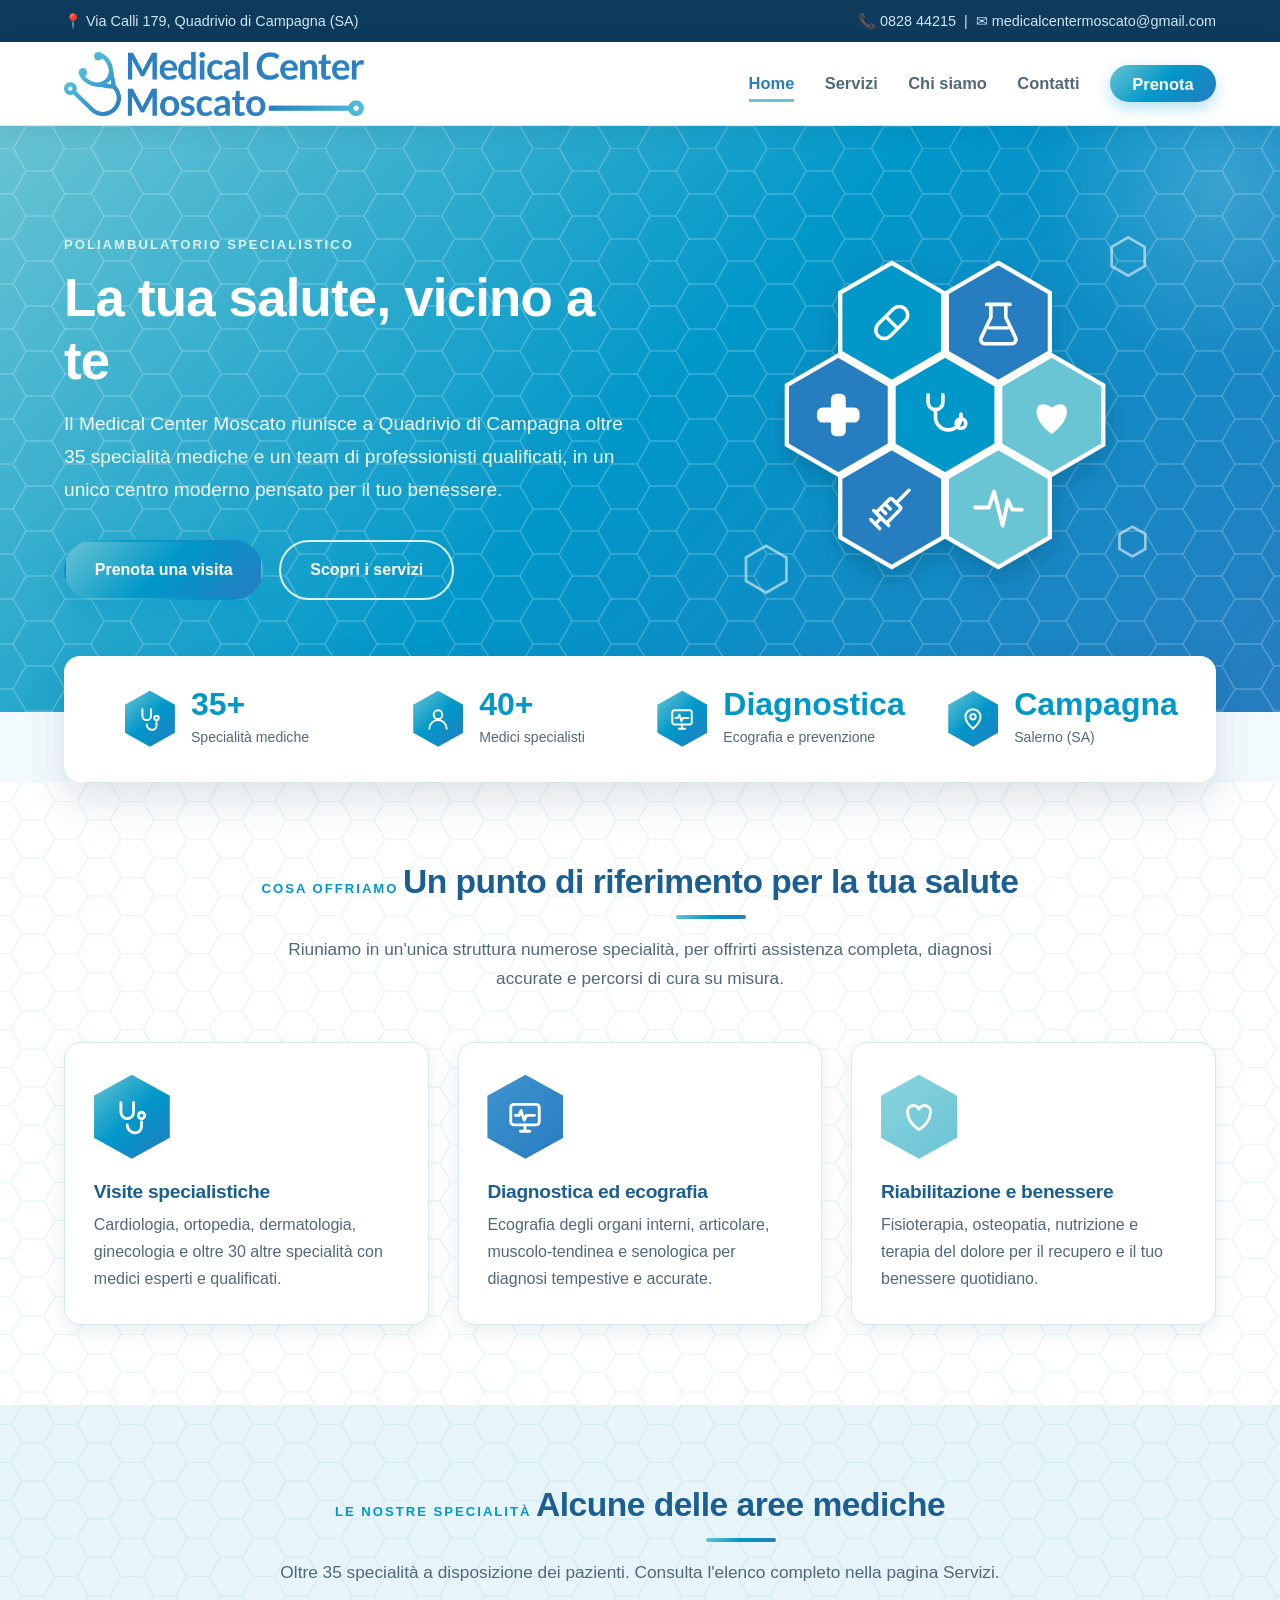
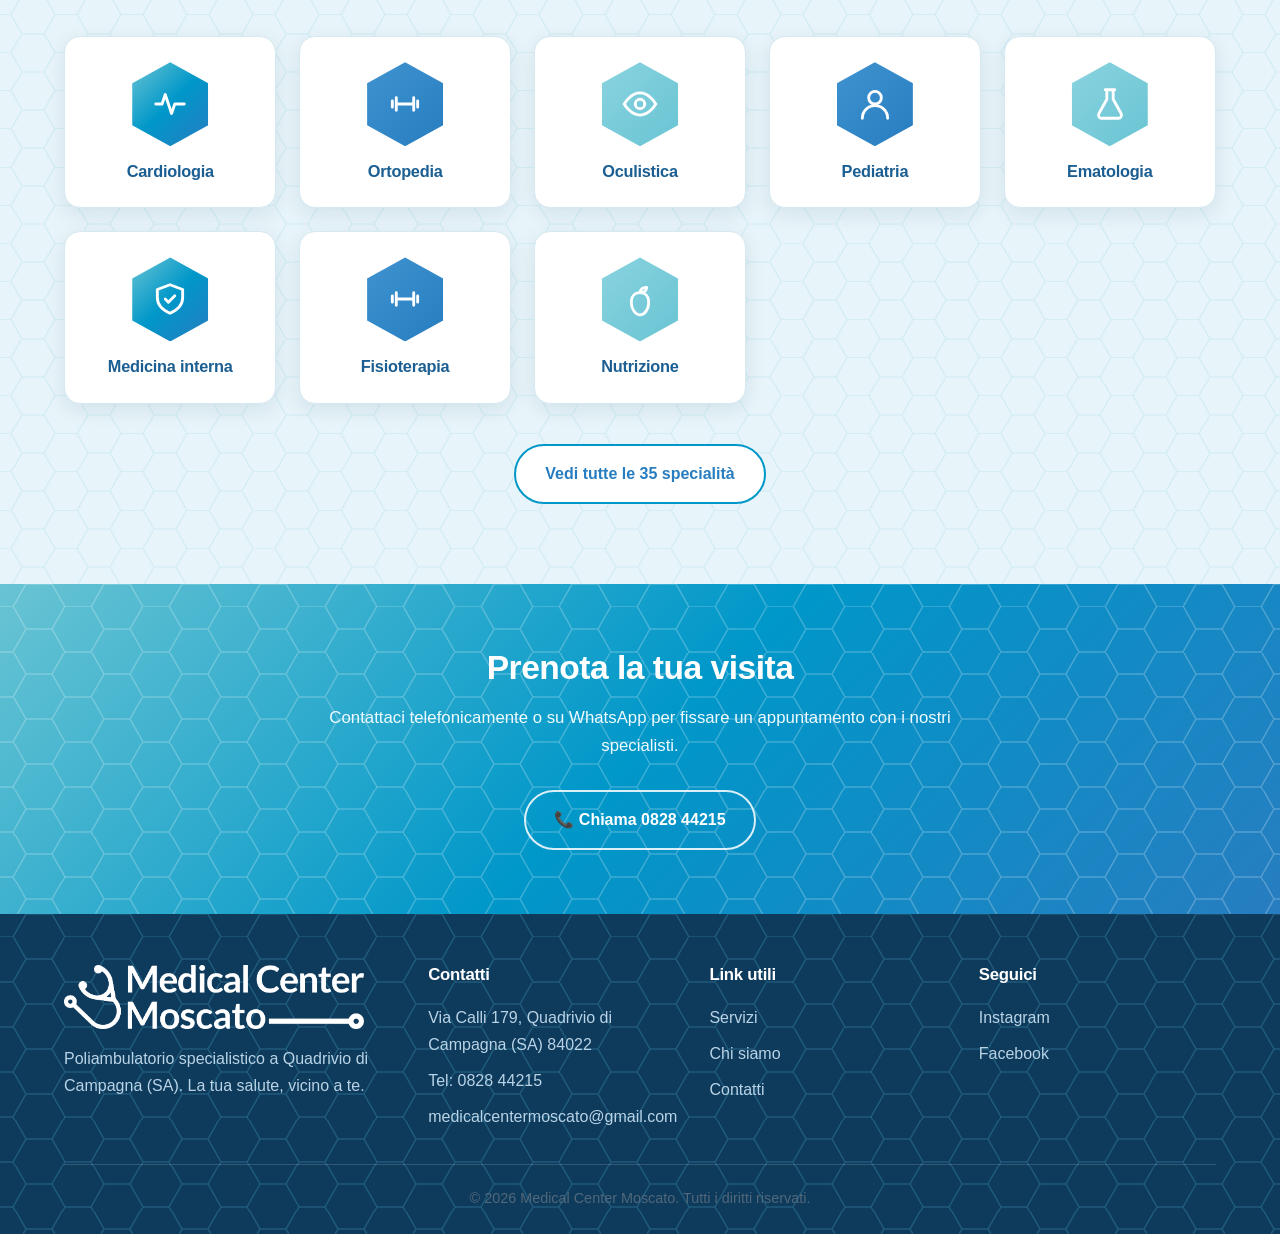
<file: index.html>
<!DOCTYPE html>
<html lang="it">
<head>
  <meta charset="UTF-8">
  <meta name="viewport" content="width=device-width, initial-scale=1.0">
  <meta name="description" content="Medical Center Moscato: poliambulatorio specialistico a Quadrivio di Campagna (SA). Oltre 35 specialità mediche in un unico centro.">
  <title>Medical Center Moscato — Poliambulatorio specialistico a Campagna (SA)</title>
  <link rel="stylesheet" href="css/style.css">
</head>
<body>
  <div class="topbar">
    <div class="container topbar-inner">
      <span>📍 Via Calli 179, Quadrivio di Campagna (SA)</span>
      <span>📞 <a href="tel:082844215">0828 44215</a> &nbsp;|&nbsp; ✉ <a href="mailto:medicalcentermoscato@gmail.com">medicalcentermoscato@gmail.com</a></span>
    </div>
  </div>

  <header class="site-header">
    <div class="container header-inner">
      <a class="logo" href="index.html">
        <img src="img/logo.png" alt="Medical Center Moscato">
      </a>
      <nav class="main-nav" aria-label="Navigazione principale">
        <ul>
          <li><a class="active" href="index.html">Home</a></li>
          <li><a href="servizi.html">Servizi</a></li>
          <li><a href="chi-siamo.html">Chi siamo</a></li>
          <li><a href="contatti.html">Contatti</a></li>
          <li><a class="nav-cta" href="contatti.html">Prenota</a></li>
        </ul>
      </nav>
    </div>
  </header>

  <main>
    <section class="hero">
      <div class="container hero-inner">
        <div class="hero-text">
          <span class="eyebrow">Poliambulatorio specialistico</span>
          <h1>La tua salute, vicino a te</h1>
          <p class="lead">
            Il Medical Center Moscato riunisce a Quadrivio di Campagna oltre 35
            specialità mediche e un team di professionisti qualificati, in un
            unico centro moderno pensato per il tuo benessere.
          </p>
          <div class="hero-actions">
            <a class="btn btn-primary" href="contatti.html">Prenota una visita</a>
            <a class="btn btn-ghost" href="servizi.html">Scopri i servizi</a>
          </div>
        </div>
        <div class="hero-art">
          <img src="img/hero-honeycomb.svg" alt="Le specialità mediche del Medical Center Moscato" width="430" height="401">
        </div>
      </div>
    </section>

    <div class="stats-band">
      <div class="container">
        <div class="stat">
          <span class="mini-hex"><svg class="ico" viewBox="0 0 24 24" fill="none" stroke="currentColor" stroke-width="1.8" stroke-linecap="round" stroke-linejoin="round" aria-hidden="true"><path d="M5 3v6a4 4 0 0 0 8 0V3"/><path d="M9 17a5 5 0 0 0 5 5 4 4 0 0 0 4-4v-3"/><circle cx="18" cy="11" r="2"/></svg></span>
          <span><span class="numero">35+</span><br><span class="etichetta">Specialità mediche</span></span>
        </div>
        <div class="stat">
          <span class="mini-hex"><svg class="ico" viewBox="0 0 24 24" fill="none" stroke="currentColor" stroke-width="1.8" stroke-linecap="round" stroke-linejoin="round" aria-hidden="true"><circle cx="12" cy="8" r="4"/><path d="M4 21a8 8 0 0 1 16 0"/></svg></span>
          <span><span class="numero">40+</span><br><span class="etichetta">Medici specialisti</span></span>
        </div>
        <div class="stat">
          <span class="mini-hex"><svg class="ico" viewBox="0 0 24 24" fill="none" stroke="currentColor" stroke-width="1.8" stroke-linecap="round" stroke-linejoin="round" aria-hidden="true"><rect x="3" y="4" width="18" height="13" rx="2"/><path d="M6 11h2.2l1.3-3 2 6 1.4-3H18"/><path d="M9 21h6M12 17v4"/></svg></span>
          <span><span class="numero">Diagnostica</span><br><span class="etichetta">Ecografia e prevenzione</span></span>
        </div>
        <div class="stat">
          <span class="mini-hex"><svg class="ico" viewBox="0 0 24 24" fill="none" stroke="currentColor" stroke-width="1.8" stroke-linecap="round" stroke-linejoin="round" aria-hidden="true"><path d="M12 21s7-6 7-11a7 7 0 0 0-14 0c0 5 7 11 7 11z"/><circle cx="12" cy="10" r="2.5"/></svg></span>
          <span><span class="numero">Campagna</span><br><span class="etichetta">Salerno (SA)</span></span>
        </div>
      </div>
    </div>

    <section class="section section-white">
      <div class="container">
        <div class="section-head">
          <span class="eyebrow">Cosa offriamo</span>
          <h2>Un punto di riferimento per la tua salute</h2>
          <p>Riuniamo in un'unica struttura numerose specialità, per offrirti assistenza completa, diagnosi accurate e percorsi di cura su misura.</p>
        </div>
        <div class="grid grid-3">
          <article class="card">
            <span class="hex-badge"><svg class="ico" viewBox="0 0 24 24" fill="none" stroke="currentColor" stroke-width="1.8" stroke-linecap="round" stroke-linejoin="round" aria-hidden="true"><path d="M5 3v6a4 4 0 0 0 8 0V3"/><path d="M9 17a5 5 0 0 0 5 5 4 4 0 0 0 4-4v-3"/><circle cx="18" cy="11" r="2"/></svg></span>
            <h3>Visite specialistiche</h3>
            <p>Cardiologia, ortopedia, dermatologia, ginecologia e oltre 30 altre specialità con medici esperti e qualificati.</p>
          </article>
          <article class="card">
            <span class="hex-badge blu"><svg class="ico" viewBox="0 0 24 24" fill="none" stroke="currentColor" stroke-width="1.8" stroke-linecap="round" stroke-linejoin="round" aria-hidden="true"><rect x="3" y="4" width="18" height="13" rx="2"/><path d="M6 11h2.2l1.3-3 2 6 1.4-3H18"/><path d="M9 21h6M12 17v4"/></svg></span>
            <h3>Diagnostica ed ecografia</h3>
            <p>Ecografia degli organi interni, articolare, muscolo-tendinea e senologica per diagnosi tempestive e accurate.</p>
          </article>
          <article class="card">
            <span class="hex-badge teal"><svg class="ico" viewBox="0 0 24 24" fill="none" stroke="currentColor" stroke-width="1.8" stroke-linecap="round" stroke-linejoin="round" aria-hidden="true"><path d="M12 20s-7-4.6-7-9.7A3.8 3.8 0 0 1 12 7a3.8 3.8 0 0 1 7 3.3C19 15.4 12 20 12 20z"/></svg></span>
            <h3>Riabilitazione e benessere</h3>
            <p>Fisioterapia, osteopatia, nutrizione e terapia del dolore per il recupero e il tuo benessere quotidiano.</p>
          </article>
        </div>
      </div>
    </section>

    <section class="section section-tinted">
      <div class="container">
        <div class="section-head">
          <span class="eyebrow">Le nostre specialità</span>
          <h2>Alcune delle aree mediche</h2>
          <p>Oltre 35 specialità a disposizione dei pazienti. Consulta l'elenco completo nella pagina Servizi.</p>
        </div>
        <div class="spec-tiles">
          <div class="spec-tile">
            <span class="hex-badge"><svg class="ico" viewBox="0 0 24 24" fill="none" stroke="currentColor" stroke-width="1.8" stroke-linecap="round" stroke-linejoin="round" aria-hidden="true"><path d="M3 12h4l2-6 4 12 2-6h6"/></svg></span>
            <h3>Cardiologia</h3>
          </div>
          <div class="spec-tile">
            <span class="hex-badge blu"><svg class="ico" viewBox="0 0 24 24" fill="none" stroke="currentColor" stroke-width="1.8" stroke-linecap="round" stroke-linejoin="round" aria-hidden="true"><path d="M6.5 8v8M17.5 8v8M4 10v4M20 10v4M6.5 12h11"/></svg></span>
            <h3>Ortopedia</h3>
          </div>
          <div class="spec-tile">
            <span class="hex-badge teal"><svg class="ico" viewBox="0 0 24 24" fill="none" stroke="currentColor" stroke-width="1.8" stroke-linecap="round" stroke-linejoin="round" aria-hidden="true"><path d="M2 12s4-7 10-7 10 7 10 7-4 7-10 7S2 12 2 12z"/><circle cx="12" cy="12" r="3"/></svg></span>
            <h3>Oculistica</h3>
          </div>
          <div class="spec-tile">
            <span class="hex-badge blu"><svg class="ico" viewBox="0 0 24 24" fill="none" stroke="currentColor" stroke-width="1.8" stroke-linecap="round" stroke-linejoin="round" aria-hidden="true"><circle cx="12" cy="8" r="4"/><path d="M4 21a8 8 0 0 1 16 0"/></svg></span>
            <h3>Pediatria</h3>
          </div>
          <div class="spec-tile">
            <span class="hex-badge teal"><svg class="ico" viewBox="0 0 24 24" fill="none" stroke="currentColor" stroke-width="1.8" stroke-linecap="round" stroke-linejoin="round" aria-hidden="true"><path d="M9 3h6M10 3v6l-5 9a2 2 0 0 0 1.8 3h10.4A2 2 0 0 0 19 18l-5-9V3"/></svg></span>
            <h3>Ematologia</h3>
          </div>
          <div class="spec-tile">
            <span class="hex-badge"><svg class="ico" viewBox="0 0 24 24" fill="none" stroke="currentColor" stroke-width="1.8" stroke-linecap="round" stroke-linejoin="round" aria-hidden="true"><path d="M12 3l8 3v5c0 5-3.4 8-8 10-4.6-2-8-5-8-10V6z"/><path d="M9 12l2 2 4-4"/></svg></span>
            <h3>Medicina interna</h3>
          </div>
          <div class="spec-tile">
            <span class="hex-badge blu"><svg class="ico" viewBox="0 0 24 24" fill="none" stroke="currentColor" stroke-width="1.8" stroke-linecap="round" stroke-linejoin="round" aria-hidden="true"><path d="M6.5 8v8M17.5 8v8M4 10v4M20 10v4M6.5 12h11"/></svg></span>
            <h3>Fisioterapia</h3>
          </div>
          <div class="spec-tile">
            <span class="hex-badge teal"><svg class="ico" viewBox="0 0 24 24" fill="none" stroke="currentColor" stroke-width="1.8" stroke-linecap="round" stroke-linejoin="round" aria-hidden="true"><path d="M12 8c.4-2.2 2-3.4 4.2-3.3C16.3 6.8 14.6 8 12 8z"/><path d="M12 8c-3.2 0-5.5 2.2-5.5 6.2S9 22 12 22s5.5-3.7 5.5-7.8S15.2 8 12 8z"/></svg></span>
            <h3>Nutrizione</h3>
          </div>
        </div>
        <p style="text-align:center; margin-top:2.5rem;">
          <a class="btn btn-outline" href="servizi.html">Vedi tutte le 35 specialità</a>
        </p>
      </div>
    </section>
  </main>

  <section class="cta">
    <div class="container">
      <h2>Prenota la tua visita</h2>
      <p>Contattaci telefonicamente o su WhatsApp per fissare un appuntamento con i nostri specialisti.</p>
      <a class="btn btn-ghost" href="tel:082844215">📞 Chiama 0828 44215</a>
    </div>
  </section>

  <footer class="site-footer">
    <div class="container">
      <div class="footer-grid">
        <div>
          <img class="footer-logo" src="img/logo-white.png" alt="Medical Center Moscato">
          <p>Poliambulatorio specialistico a Quadrivio di Campagna (SA). La tua salute, vicino a te.</p>
        </div>
        <div>
          <h3>Contatti</h3>
          <ul>
            <li>Via Calli 179, Quadrivio di Campagna (SA) 84022</li>
            <li>Tel: <a href="tel:082844215">0828 44215</a></li>
            <li><a href="mailto:medicalcentermoscato@gmail.com">medicalcentermoscato@gmail.com</a></li>
          </ul>
        </div>
        <div>
          <h3>Link utili</h3>
          <ul>
            <li><a href="servizi.html">Servizi</a></li>
            <li><a href="chi-siamo.html">Chi siamo</a></li>
            <li><a href="contatti.html">Contatti</a></li>
          </ul>
        </div>
        <div>
          <h3>Seguici</h3>
          <ul>
            <li><a href="https://www.instagram.com/medicalcenter.moscato/">Instagram</a></li>
            <li><a href="https://www.facebook.com/">Facebook</a></li>
          </ul>
        </div>
      </div>
      <div class="footer-bottom">
        <p>&copy; 2026 Medical Center Moscato. Tutti i diritti riservati.</p>
      </div>
    </div>
  </footer>
</body>
</html>
</file>
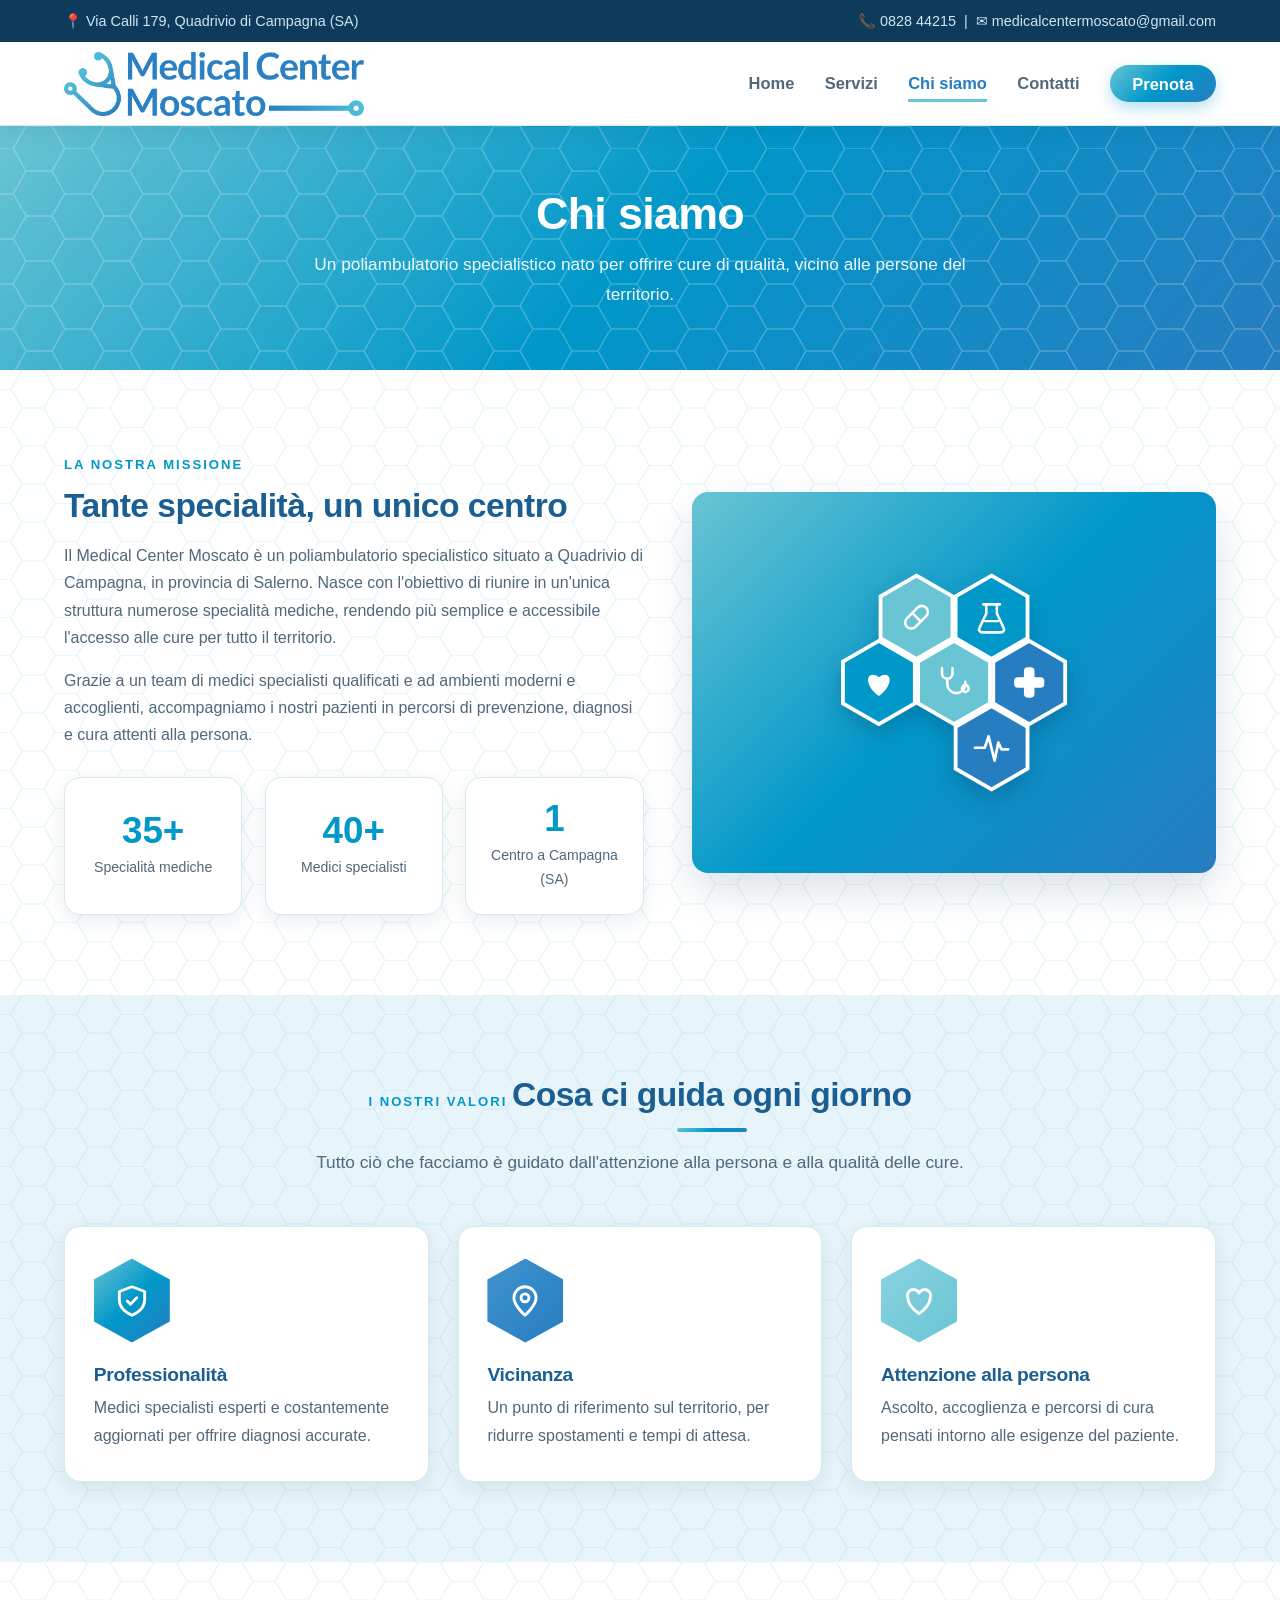
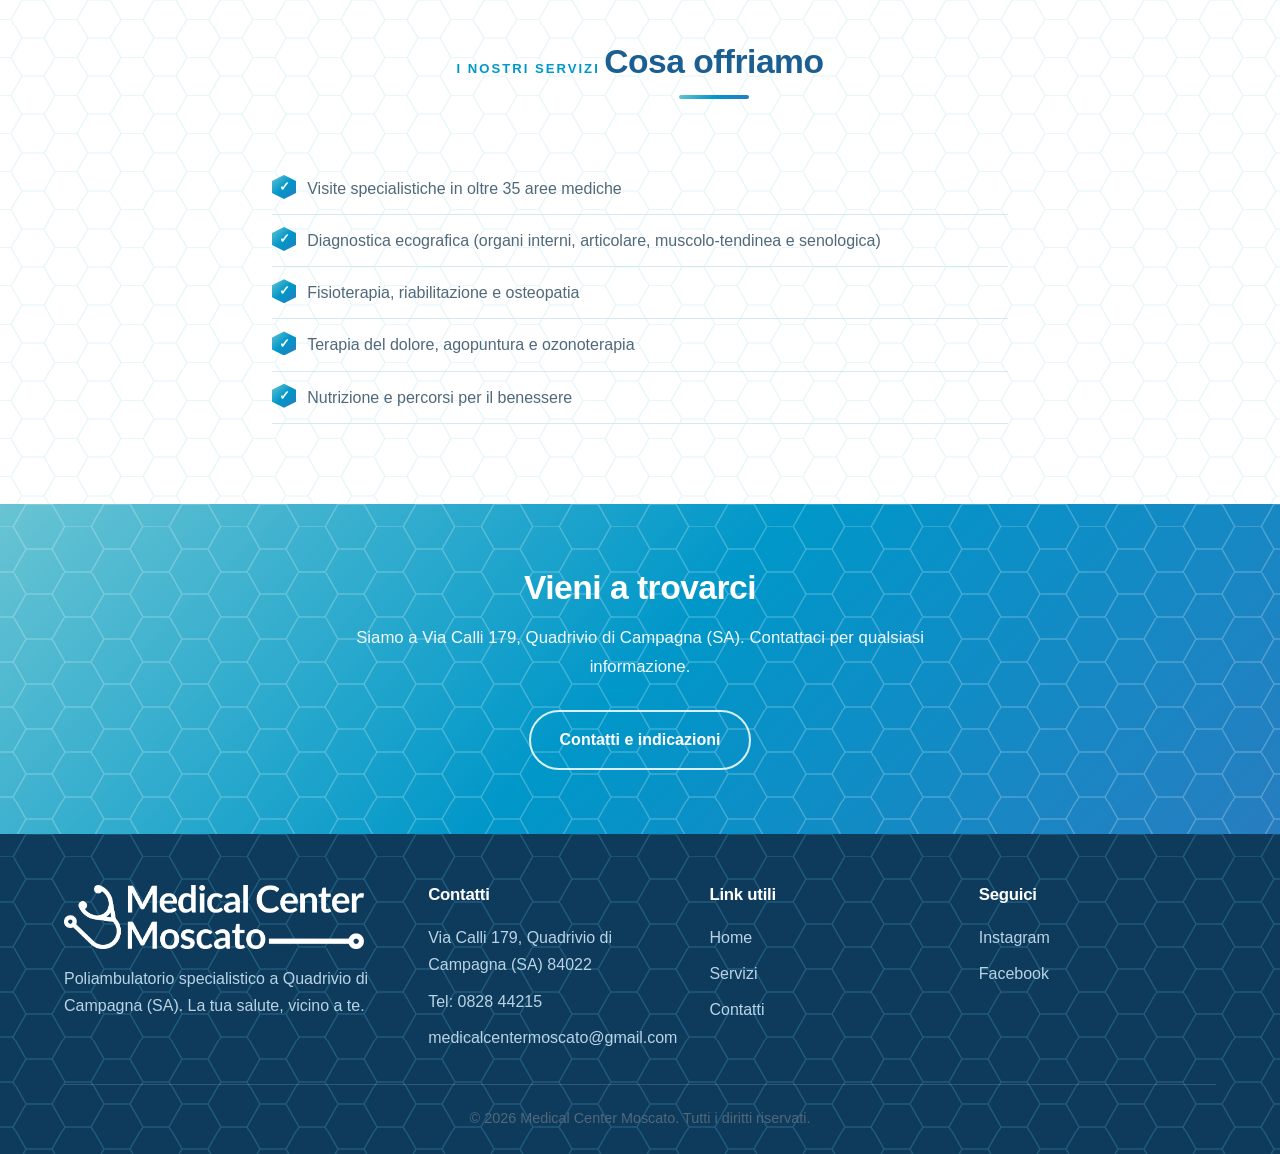
<file: chi-siamo.html>
<!DOCTYPE html>
<html lang="it">
<head>
  <meta charset="UTF-8">
  <meta name="viewport" content="width=device-width, initial-scale=1.0">
  <meta name="description" content="Chi siamo: il Medical Center Moscato, poliambulatorio specialistico a Quadrivio di Campagna (SA). Missione, valori e team.">
  <title>Chi siamo — Medical Center Moscato</title>
  <link rel="stylesheet" href="css/style.css">
</head>
<body>
  <div class="topbar">
    <div class="container topbar-inner">
      <span>📍 Via Calli 179, Quadrivio di Campagna (SA)</span>
      <span>📞 <a href="tel:082844215">0828 44215</a> &nbsp;|&nbsp; ✉ <a href="mailto:medicalcentermoscato@gmail.com">medicalcentermoscato@gmail.com</a></span>
    </div>
  </div>

  <header class="site-header">
    <div class="container header-inner">
      <a class="logo" href="index.html">
        <img src="img/logo.png" alt="Medical Center Moscato">
      </a>
      <nav class="main-nav" aria-label="Navigazione principale">
        <ul>
          <li><a href="index.html">Home</a></li>
          <li><a href="servizi.html">Servizi</a></li>
          <li><a class="active" href="chi-siamo.html">Chi siamo</a></li>
          <li><a href="contatti.html">Contatti</a></li>
          <li><a class="nav-cta" href="contatti.html">Prenota</a></li>
        </ul>
      </nav>
    </div>
  </header>

  <main>
    <section class="page-header">
      <div class="container">
        <h1>Chi siamo</h1>
        <p>Un poliambulatorio specialistico nato per offrire cure di qualità, vicino alle persone del territorio.</p>
      </div>
    </section>

    <section class="section section-white">
      <div class="container">
        <div class="about-grid">
          <div class="about-text">
            <span class="eyebrow">La nostra missione</span>
            <h2>Tante specialità, un unico centro</h2>
            <p>
              Il Medical Center Moscato è un poliambulatorio specialistico situato a
              Quadrivio di Campagna, in provincia di Salerno. Nasce con l'obiettivo
              di riunire in un'unica struttura numerose specialità mediche, rendendo
              più semplice e accessibile l'accesso alle cure per tutto il territorio.
            </p>
            <p>
              Grazie a un team di medici specialisti qualificati e ad ambienti moderni
              e accoglienti, accompagniamo i nostri pazienti in percorsi di prevenzione,
              diagnosi e cura attenti alla persona.
            </p>
            <div class="cards-stats">
              <div class="stat">
                <span class="numero">35+</span>
                <span class="etichetta">Specialità mediche</span>
              </div>
              <div class="stat">
                <span class="numero">40+</span>
                <span class="etichetta">Medici specialisti</span>
              </div>
              <div class="stat">
                <span class="numero">1</span>
                <span class="etichetta">Centro a Campagna (SA)</span>
              </div>
            </div>
          </div>
          <div class="about-visual">
            <img src="img/honeycomb.svg" alt="Specialità mediche del Medical Center Moscato">
          </div>
        </div>
      </div>
    </section>

    <section class="section section-tinted">
      <div class="container">
        <div class="section-head">
          <span class="eyebrow">I nostri valori</span>
          <h2>Cosa ci guida ogni giorno</h2>
          <p>Tutto ciò che facciamo è guidato dall'attenzione alla persona e alla qualità delle cure.</p>
        </div>
        <div class="grid grid-3">
          <article class="card">
            <span class="hex-badge"><svg class="ico" viewBox="0 0 24 24" fill="none" stroke="currentColor" stroke-width="1.8" stroke-linecap="round" stroke-linejoin="round" aria-hidden="true"><path d="M12 3l8 3v5c0 5-3.4 8-8 10-4.6-2-8-5-8-10V6z"/><path d="M9 12l2 2 4-4"/></svg></span>
            <h3>Professionalità</h3>
            <p>Medici specialisti esperti e costantemente aggiornati per offrire diagnosi accurate.</p>
          </article>
          <article class="card">
            <span class="hex-badge blu"><svg class="ico" viewBox="0 0 24 24" fill="none" stroke="currentColor" stroke-width="1.8" stroke-linecap="round" stroke-linejoin="round" aria-hidden="true"><path d="M12 21s7-6 7-11a7 7 0 0 0-14 0c0 5 7 11 7 11z"/><circle cx="12" cy="10" r="2.5"/></svg></span>
            <h3>Vicinanza</h3>
            <p>Un punto di riferimento sul territorio, per ridurre spostamenti e tempi di attesa.</p>
          </article>
          <article class="card">
            <span class="hex-badge teal"><svg class="ico" viewBox="0 0 24 24" fill="none" stroke="currentColor" stroke-width="1.8" stroke-linecap="round" stroke-linejoin="round" aria-hidden="true"><path d="M12 20s-7-4.6-7-9.7A3.8 3.8 0 0 1 12 7a3.8 3.8 0 0 1 7 3.3C19 15.4 12 20 12 20z"/></svg></span>
            <h3>Attenzione alla persona</h3>
            <p>Ascolto, accoglienza e percorsi di cura pensati intorno alle esigenze del paziente.</p>
          </article>
        </div>
      </div>
    </section>

    <section class="section section-white">
      <div class="container">
        <div class="section-head">
          <span class="eyebrow">I nostri servizi</span>
          <h2>Cosa offriamo</h2>
        </div>
        <ul class="valori">
          <li>Visite specialistiche in oltre 35 aree mediche</li>
          <li>Diagnostica ecografica (organi interni, articolare, muscolo-tendinea e senologica)</li>
          <li>Fisioterapia, riabilitazione e osteopatia</li>
          <li>Terapia del dolore, agopuntura e ozonoterapia</li>
          <li>Nutrizione e percorsi per il benessere</li>
        </ul>
      </div>
    </section>
  </main>

  <section class="cta">
    <div class="container">
      <h2>Vieni a trovarci</h2>
      <p>Siamo a Via Calli 179, Quadrivio di Campagna (SA). Contattaci per qualsiasi informazione.</p>
      <a class="btn btn-ghost" href="contatti.html">Contatti e indicazioni</a>
    </div>
  </section>

  <footer class="site-footer">
    <div class="container">
      <div class="footer-grid">
        <div>
          <img class="footer-logo" src="img/logo-white.png" alt="Medical Center Moscato">
          <p>Poliambulatorio specialistico a Quadrivio di Campagna (SA). La tua salute, vicino a te.</p>
        </div>
        <div>
          <h3>Contatti</h3>
          <ul>
            <li>Via Calli 179, Quadrivio di Campagna (SA) 84022</li>
            <li>Tel: <a href="tel:082844215">0828 44215</a></li>
            <li><a href="mailto:medicalcentermoscato@gmail.com">medicalcentermoscato@gmail.com</a></li>
          </ul>
        </div>
        <div>
          <h3>Link utili</h3>
          <ul>
            <li><a href="index.html">Home</a></li>
            <li><a href="servizi.html">Servizi</a></li>
            <li><a href="contatti.html">Contatti</a></li>
          </ul>
        </div>
        <div>
          <h3>Seguici</h3>
          <ul>
            <li><a href="https://www.instagram.com/medicalcenter.moscato/">Instagram</a></li>
            <li><a href="https://www.facebook.com/">Facebook</a></li>
          </ul>
        </div>
      </div>
      <div class="footer-bottom">
        <p>&copy; 2026 Medical Center Moscato. Tutti i diritti riservati.</p>
      </div>
    </div>
  </footer>
</body>
</html>
</file>
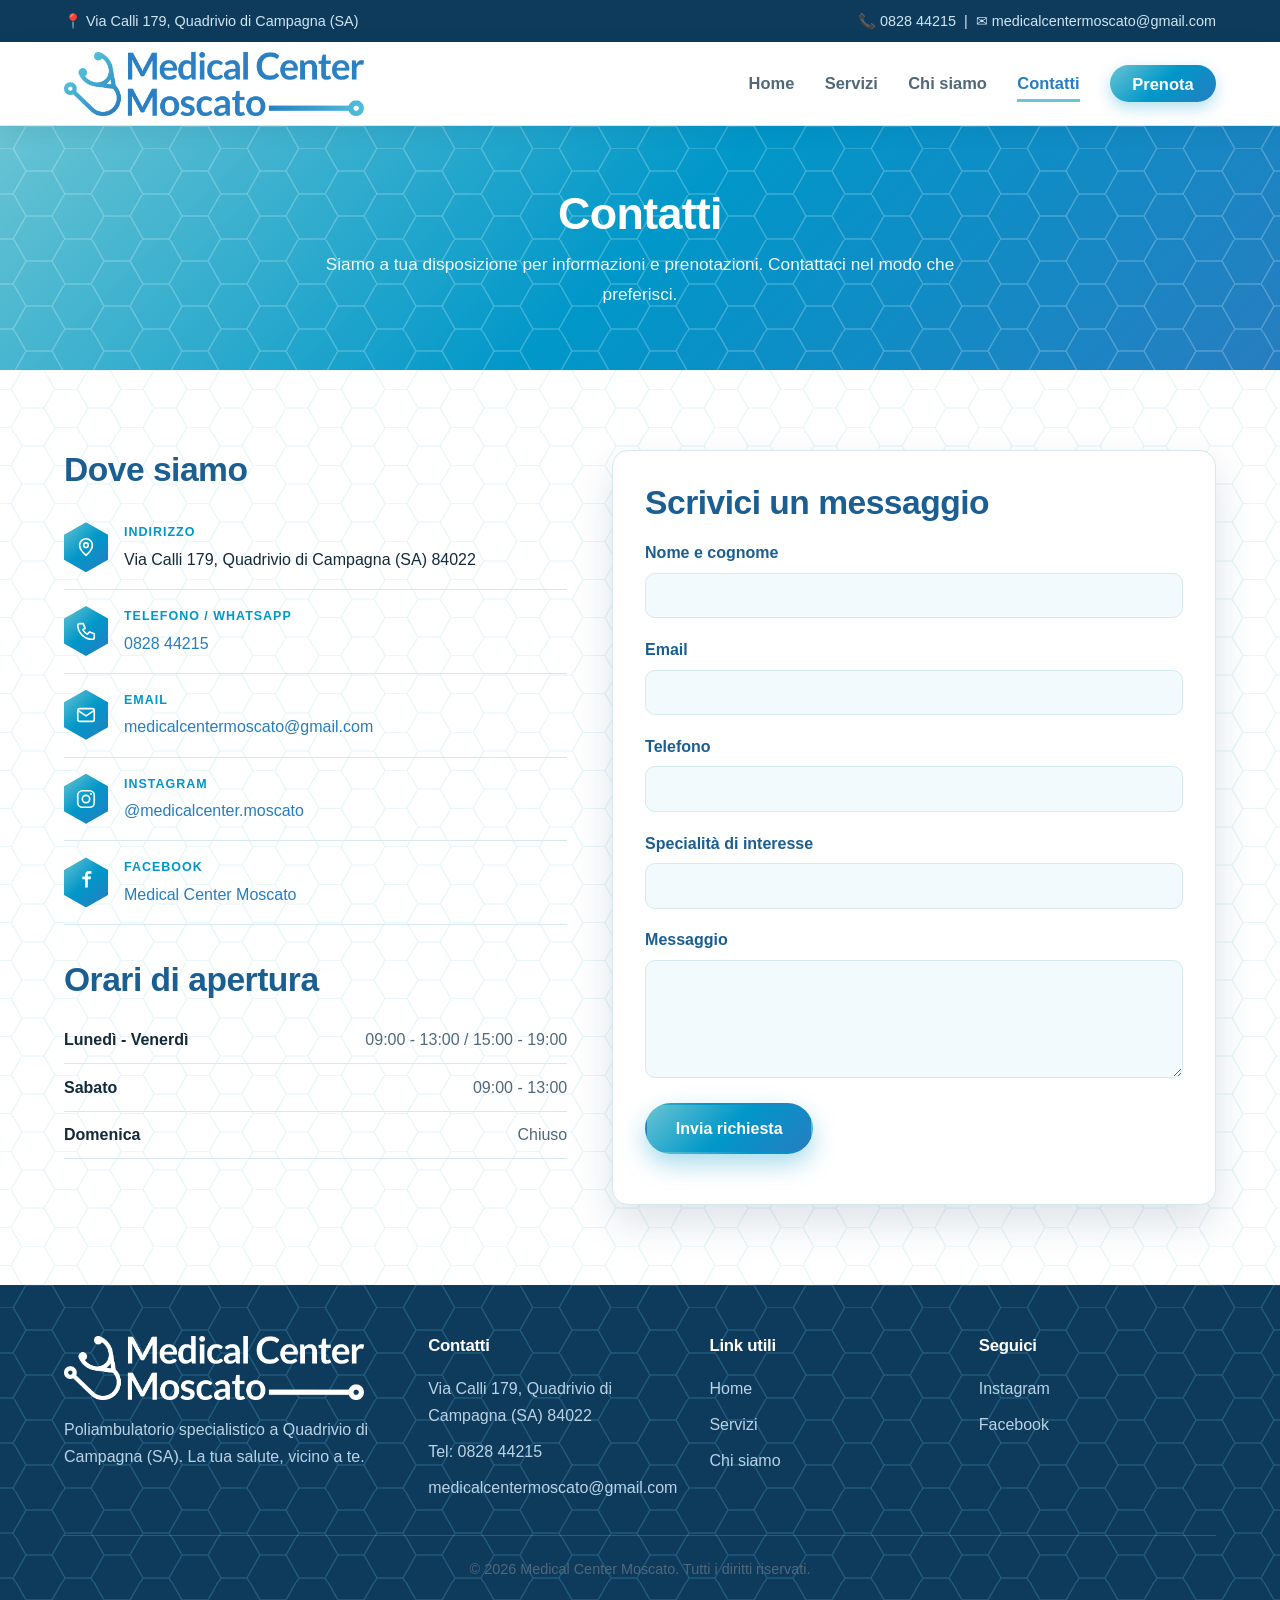
<file: contatti.html>
<!DOCTYPE html>
<html lang="it">
<head>
  <meta charset="UTF-8">
  <meta name="viewport" content="width=device-width, initial-scale=1.0">
  <meta name="description" content="Contatti del Medical Center Moscato: indirizzo a Quadrivio di Campagna (SA), telefono, email, orari e modulo di contatto.">
  <title>Contatti — Medical Center Moscato</title>
  <link rel="stylesheet" href="css/style.css">
</head>
<body>
  <div class="topbar">
    <div class="container topbar-inner">
      <span>📍 Via Calli 179, Quadrivio di Campagna (SA)</span>
      <span>📞 <a href="tel:082844215">0828 44215</a> &nbsp;|&nbsp; ✉ <a href="mailto:medicalcentermoscato@gmail.com">medicalcentermoscato@gmail.com</a></span>
    </div>
  </div>

  <header class="site-header">
    <div class="container header-inner">
      <a class="logo" href="index.html">
        <img src="img/logo.png" alt="Medical Center Moscato">
      </a>
      <nav class="main-nav" aria-label="Navigazione principale">
        <ul>
          <li><a href="index.html">Home</a></li>
          <li><a href="servizi.html">Servizi</a></li>
          <li><a href="chi-siamo.html">Chi siamo</a></li>
          <li><a class="active" href="contatti.html">Contatti</a></li>
          <li><a class="nav-cta" href="contatti.html">Prenota</a></li>
        </ul>
      </nav>
    </div>
  </header>

  <main>
    <section class="page-header">
      <div class="container">
        <h1>Contatti</h1>
        <p>Siamo a tua disposizione per informazioni e prenotazioni. Contattaci nel modo che preferisci.</p>
      </div>
    </section>

    <section class="section section-white">
      <div class="container">
        <div class="contact-grid">
          <div class="contact-info">
            <h2>Dove siamo</h2>
            <ul class="contact-list">
              <li>
                <span class="mini-hex"><svg class="ico" viewBox="0 0 24 24" fill="none" stroke="currentColor" stroke-width="1.8" stroke-linecap="round" stroke-linejoin="round" aria-hidden="true"><path d="M12 21s7-6 7-11a7 7 0 0 0-14 0c0 5 7 11 7 11z"/><circle cx="12" cy="10" r="2.5"/></svg></span>
                <span><span class="contact-label">Indirizzo</span>Via Calli 179, Quadrivio di Campagna (SA) 84022</span>
              </li>
              <li>
                <span class="mini-hex"><svg class="ico" viewBox="0 0 24 24" fill="none" stroke="currentColor" stroke-width="1.8" stroke-linecap="round" stroke-linejoin="round" aria-hidden="true"><path d="M5 4h4l2 5-2.5 1.5a11 11 0 0 0 5 5L16 13l5 2v4a2 2 0 0 1-2 2A16 16 0 0 1 3 6a2 2 0 0 1 2-2z"/></svg></span>
                <span><span class="contact-label">Telefono / WhatsApp</span><a href="tel:082844215">0828 44215</a></span>
              </li>
              <li>
                <span class="mini-hex"><svg class="ico" viewBox="0 0 24 24" fill="none" stroke="currentColor" stroke-width="1.8" stroke-linecap="round" stroke-linejoin="round" aria-hidden="true"><rect x="3" y="5" width="18" height="14" rx="2"/><path d="M3 7l9 6 9-6"/></svg></span>
                <span><span class="contact-label">Email</span><a href="mailto:medicalcentermoscato@gmail.com">medicalcentermoscato@gmail.com</a></span>
              </li>
              <li>
                <span class="mini-hex"><svg class="ico" viewBox="0 0 24 24" fill="none" stroke="currentColor" stroke-width="1.8" stroke-linecap="round" stroke-linejoin="round" aria-hidden="true"><rect x="3" y="3" width="18" height="18" rx="5"/><circle cx="12" cy="12" r="4"/><circle cx="17.5" cy="6.5" r="1.2" fill="currentColor" stroke="none"/></svg></span>
                <span><span class="contact-label">Instagram</span><a href="https://www.instagram.com/medicalcenter.moscato/">@medicalcenter.moscato</a></span>
              </li>
              <li>
                <span class="mini-hex"><svg class="ico" viewBox="0 0 24 24" fill="currentColor" aria-hidden="true"><path d="M14 9h3l.5-3H14V4.5c0-.9.3-1.5 1.6-1.5H18V.3C17.6.2 16.5 0 15.3 0 12.7 0 11 1.6 11 4.3V6H8v3h3v9h3z"/></svg></span>
                <span><span class="contact-label">Facebook</span><a href="https://www.facebook.com/">Medical Center Moscato</a></span>
              </li>
            </ul>

            <h2 style="margin-top:2.2rem;">Orari di apertura</h2>
            <ul class="orari">
              <li><span>Lunedì - Venerdì</span><span>09:00 - 13:00 / 15:00 - 19:00</span></li>
              <li><span>Sabato</span><span>09:00 - 13:00</span></li>
              <li><span>Domenica</span><span>Chiuso</span></li>
            </ul>
          </div>

          <div class="contact-form">
            <h2>Scrivici un messaggio</h2>
            <form action="#" method="post">
              <p class="form-row">
                <label for="nome">Nome e cognome</label>
                <input type="text" id="nome" name="nome" required>
              </p>
              <p class="form-row">
                <label for="email">Email</label>
                <input type="email" id="email" name="email" required>
              </p>
              <p class="form-row">
                <label for="telefono">Telefono</label>
                <input type="tel" id="telefono" name="telefono">
              </p>
              <p class="form-row">
                <label for="specialita">Specialità di interesse</label>
                <input type="text" id="specialita" name="specialita">
              </p>
              <p class="form-row">
                <label for="messaggio">Messaggio</label>
                <textarea id="messaggio" name="messaggio" rows="5" required></textarea>
              </p>
              <p class="form-row">
                <button class="btn btn-primary" type="submit">Invia richiesta</button>
              </p>
            </form>
          </div>
        </div>
      </div>
    </section>
  </main>

  <footer class="site-footer">
    <div class="container">
      <div class="footer-grid">
        <div>
          <img class="footer-logo" src="img/logo-white.png" alt="Medical Center Moscato">
          <p>Poliambulatorio specialistico a Quadrivio di Campagna (SA). La tua salute, vicino a te.</p>
        </div>
        <div>
          <h3>Contatti</h3>
          <ul>
            <li>Via Calli 179, Quadrivio di Campagna (SA) 84022</li>
            <li>Tel: <a href="tel:082844215">0828 44215</a></li>
            <li><a href="mailto:medicalcentermoscato@gmail.com">medicalcentermoscato@gmail.com</a></li>
          </ul>
        </div>
        <div>
          <h3>Link utili</h3>
          <ul>
            <li><a href="index.html">Home</a></li>
            <li><a href="servizi.html">Servizi</a></li>
            <li><a href="chi-siamo.html">Chi siamo</a></li>
          </ul>
        </div>
        <div>
          <h3>Seguici</h3>
          <ul>
            <li><a href="https://www.instagram.com/medicalcenter.moscato/">Instagram</a></li>
            <li><a href="https://www.facebook.com/">Facebook</a></li>
          </ul>
        </div>
      </div>
      <div class="footer-bottom">
        <p>&copy; 2026 Medical Center Moscato. Tutti i diritti riservati.</p>
      </div>
    </div>
  </footer>
</body>
</html>
</file>
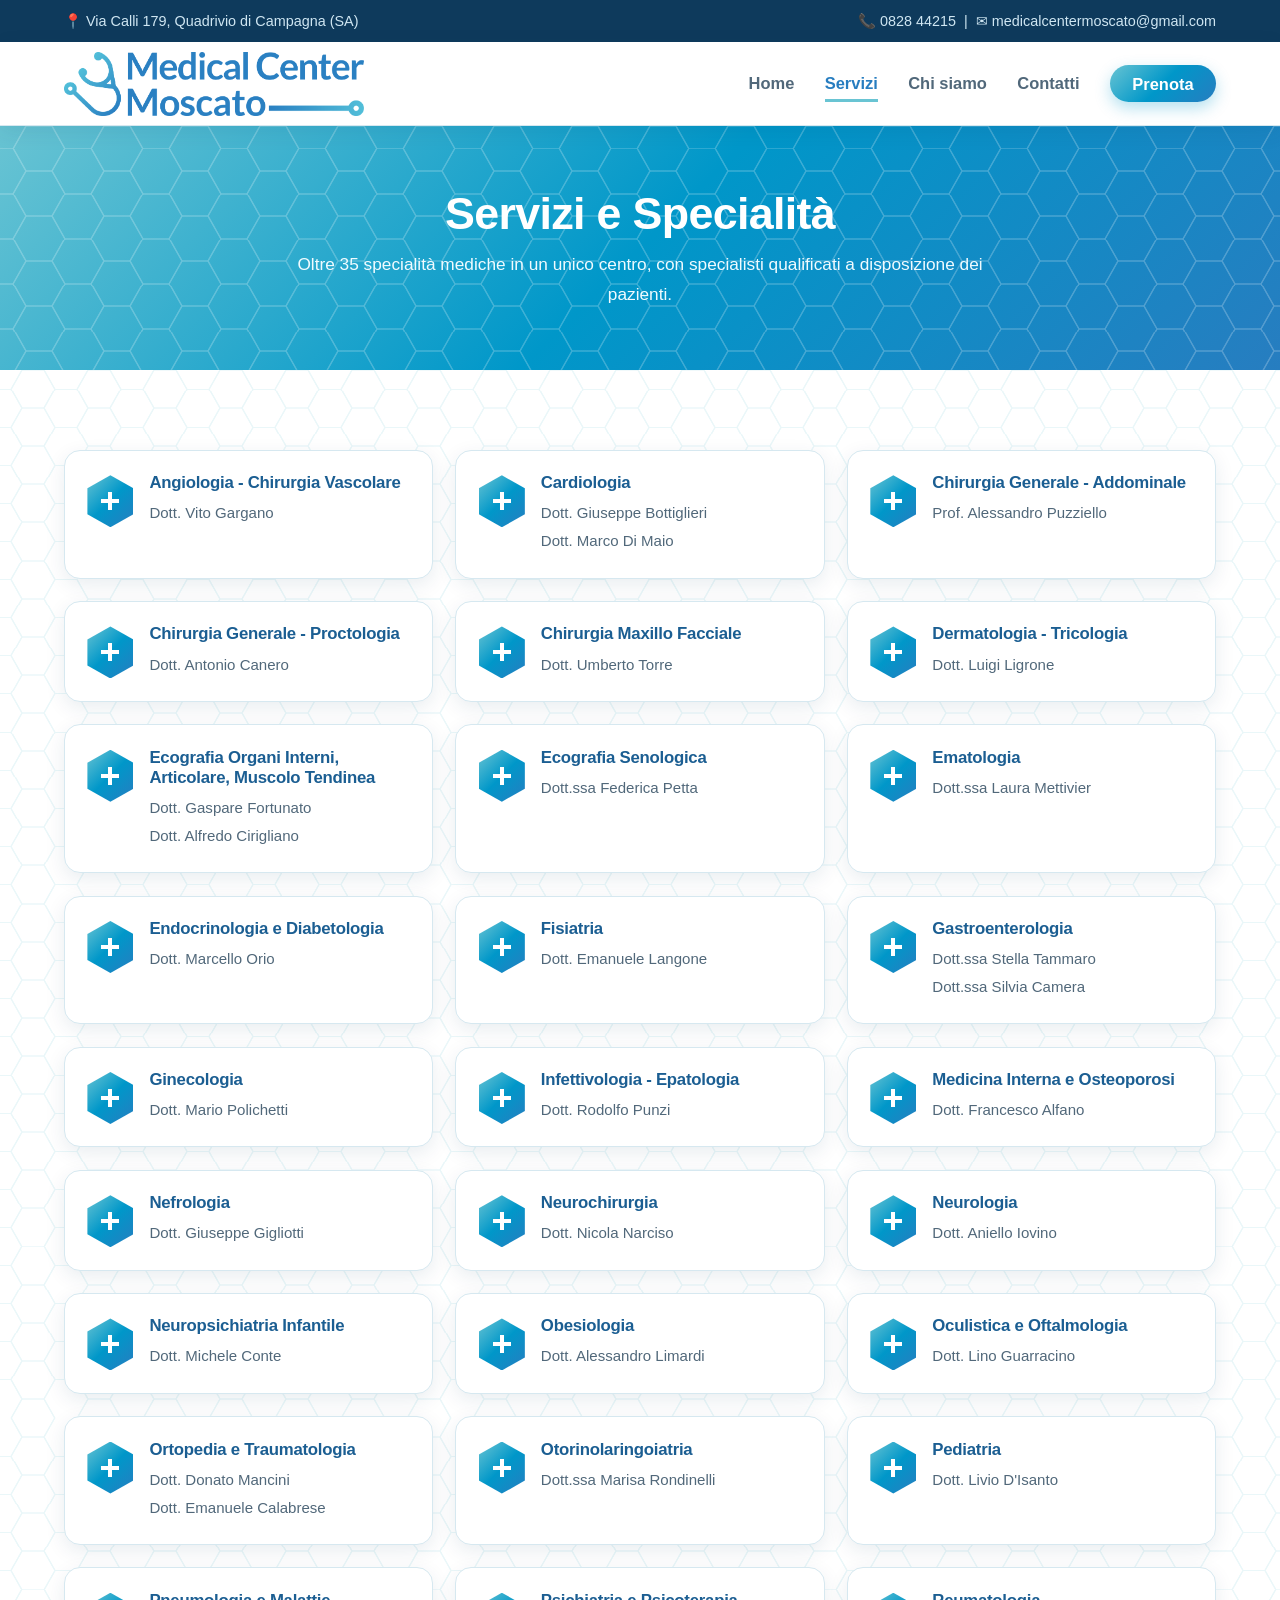
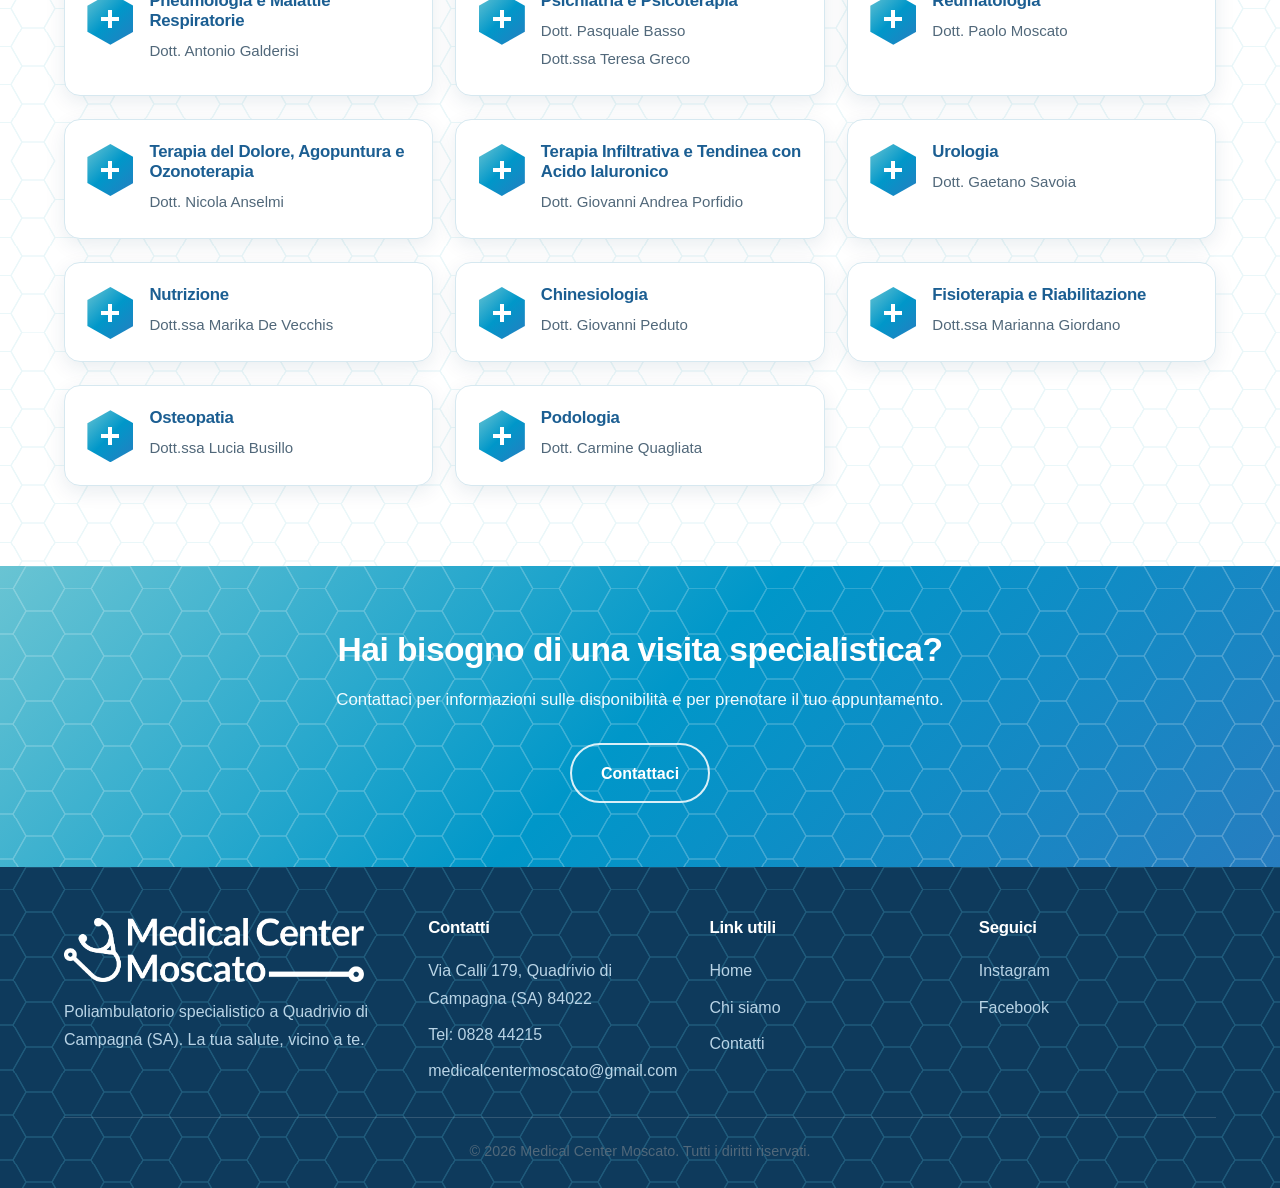
<file: servizi.html>
<!DOCTYPE html>
<html lang="it">
<head>
  <meta charset="UTF-8">
  <meta name="viewport" content="width=device-width, initial-scale=1.0">
  <meta name="description" content="Tutte le specialità del Medical Center Moscato: oltre 35 aree mediche con i relativi specialisti.">
  <title>Servizi e Specialità — Medical Center Moscato</title>
  <link rel="stylesheet" href="css/style.css">
</head>
<body>
  <div class="topbar">
    <div class="container topbar-inner">
      <span>📍 Via Calli 179, Quadrivio di Campagna (SA)</span>
      <span>📞 <a href="tel:082844215">0828 44215</a> &nbsp;|&nbsp; ✉ <a href="mailto:medicalcentermoscato@gmail.com">medicalcentermoscato@gmail.com</a></span>
    </div>
  </div>

  <header class="site-header">
    <div class="container header-inner">
      <a class="logo" href="index.html">
        <img src="img/logo.png" alt="Medical Center Moscato">
      </a>
      <nav class="main-nav" aria-label="Navigazione principale">
        <ul>
          <li><a href="index.html">Home</a></li>
          <li><a class="active" href="servizi.html">Servizi</a></li>
          <li><a href="chi-siamo.html">Chi siamo</a></li>
          <li><a href="contatti.html">Contatti</a></li>
          <li><a class="nav-cta" href="contatti.html">Prenota</a></li>
        </ul>
      </nav>
    </div>
  </header>

  <main>
    <section class="page-header">
      <div class="container">
        <h1>Servizi e Specialità</h1>
        <p>Oltre 35 specialità mediche in un unico centro, con specialisti qualificati a disposizione dei pazienti.</p>
      </div>
    </section>

    <section class="section section-white">
      <div class="container">
        <div class="servizi-grid">

          <article class="servizio">
            <span class="mini-hex"><svg class="ico" viewBox="0 0 24 24" fill="currentColor" aria-hidden="true"><path d="M10 3h4v7h7v4h-7v7h-4v-7H3v-4h7z"/></svg></span>
            <div><h3>Angiologia - Chirurgia Vascolare</h3><ul><li>Dott. Vito Gargano</li></ul></div>
          </article>

          <article class="servizio">
            <span class="mini-hex"><svg class="ico" viewBox="0 0 24 24" fill="currentColor" aria-hidden="true"><path d="M10 3h4v7h7v4h-7v7h-4v-7H3v-4h7z"/></svg></span>
            <div><h3>Cardiologia</h3><ul><li>Dott. Giuseppe Bottiglieri</li><li>Dott. Marco Di Maio</li></ul></div>
          </article>

          <article class="servizio">
            <span class="mini-hex"><svg class="ico" viewBox="0 0 24 24" fill="currentColor" aria-hidden="true"><path d="M10 3h4v7h7v4h-7v7h-4v-7H3v-4h7z"/></svg></span>
            <div><h3>Chirurgia Generale - Addominale</h3><ul><li>Prof. Alessandro Puzziello</li></ul></div>
          </article>

          <article class="servizio">
            <span class="mini-hex"><svg class="ico" viewBox="0 0 24 24" fill="currentColor" aria-hidden="true"><path d="M10 3h4v7h7v4h-7v7h-4v-7H3v-4h7z"/></svg></span>
            <div><h3>Chirurgia Generale - Proctologia</h3><ul><li>Dott. Antonio Canero</li></ul></div>
          </article>

          <article class="servizio">
            <span class="mini-hex"><svg class="ico" viewBox="0 0 24 24" fill="currentColor" aria-hidden="true"><path d="M10 3h4v7h7v4h-7v7h-4v-7H3v-4h7z"/></svg></span>
            <div><h3>Chirurgia Maxillo Facciale</h3><ul><li>Dott. Umberto Torre</li></ul></div>
          </article>

          <article class="servizio">
            <span class="mini-hex"><svg class="ico" viewBox="0 0 24 24" fill="currentColor" aria-hidden="true"><path d="M10 3h4v7h7v4h-7v7h-4v-7H3v-4h7z"/></svg></span>
            <div><h3>Dermatologia - Tricologia</h3><ul><li>Dott. Luigi Ligrone</li></ul></div>
          </article>

          <article class="servizio">
            <span class="mini-hex"><svg class="ico" viewBox="0 0 24 24" fill="currentColor" aria-hidden="true"><path d="M10 3h4v7h7v4h-7v7h-4v-7H3v-4h7z"/></svg></span>
            <div><h3>Ecografia Organi Interni, Articolare, Muscolo Tendinea</h3><ul><li>Dott. Gaspare Fortunato</li><li>Dott. Alfredo Cirigliano</li></ul></div>
          </article>

          <article class="servizio">
            <span class="mini-hex"><svg class="ico" viewBox="0 0 24 24" fill="currentColor" aria-hidden="true"><path d="M10 3h4v7h7v4h-7v7h-4v-7H3v-4h7z"/></svg></span>
            <div><h3>Ecografia Senologica</h3><ul><li>Dott.ssa Federica Petta</li></ul></div>
          </article>

          <article class="servizio">
            <span class="mini-hex"><svg class="ico" viewBox="0 0 24 24" fill="currentColor" aria-hidden="true"><path d="M10 3h4v7h7v4h-7v7h-4v-7H3v-4h7z"/></svg></span>
            <div><h3>Ematologia</h3><ul><li>Dott.ssa Laura Mettivier</li></ul></div>
          </article>

          <article class="servizio">
            <span class="mini-hex"><svg class="ico" viewBox="0 0 24 24" fill="currentColor" aria-hidden="true"><path d="M10 3h4v7h7v4h-7v7h-4v-7H3v-4h7z"/></svg></span>
            <div><h3>Endocrinologia e Diabetologia</h3><ul><li>Dott. Marcello Orio</li></ul></div>
          </article>

          <article class="servizio">
            <span class="mini-hex"><svg class="ico" viewBox="0 0 24 24" fill="currentColor" aria-hidden="true"><path d="M10 3h4v7h7v4h-7v7h-4v-7H3v-4h7z"/></svg></span>
            <div><h3>Fisiatria</h3><ul><li>Dott. Emanuele Langone</li></ul></div>
          </article>

          <article class="servizio">
            <span class="mini-hex"><svg class="ico" viewBox="0 0 24 24" fill="currentColor" aria-hidden="true"><path d="M10 3h4v7h7v4h-7v7h-4v-7H3v-4h7z"/></svg></span>
            <div><h3>Gastroenterologia</h3><ul><li>Dott.ssa Stella Tammaro</li><li>Dott.ssa Silvia Camera</li></ul></div>
          </article>

          <article class="servizio">
            <span class="mini-hex"><svg class="ico" viewBox="0 0 24 24" fill="currentColor" aria-hidden="true"><path d="M10 3h4v7h7v4h-7v7h-4v-7H3v-4h7z"/></svg></span>
            <div><h3>Ginecologia</h3><ul><li>Dott. Mario Polichetti</li></ul></div>
          </article>

          <article class="servizio">
            <span class="mini-hex"><svg class="ico" viewBox="0 0 24 24" fill="currentColor" aria-hidden="true"><path d="M10 3h4v7h7v4h-7v7h-4v-7H3v-4h7z"/></svg></span>
            <div><h3>Infettivologia - Epatologia</h3><ul><li>Dott. Rodolfo Punzi</li></ul></div>
          </article>

          <article class="servizio">
            <span class="mini-hex"><svg class="ico" viewBox="0 0 24 24" fill="currentColor" aria-hidden="true"><path d="M10 3h4v7h7v4h-7v7h-4v-7H3v-4h7z"/></svg></span>
            <div><h3>Medicina Interna e Osteoporosi</h3><ul><li>Dott. Francesco Alfano</li></ul></div>
          </article>

          <article class="servizio">
            <span class="mini-hex"><svg class="ico" viewBox="0 0 24 24" fill="currentColor" aria-hidden="true"><path d="M10 3h4v7h7v4h-7v7h-4v-7H3v-4h7z"/></svg></span>
            <div><h3>Nefrologia</h3><ul><li>Dott. Giuseppe Gigliotti</li></ul></div>
          </article>

          <article class="servizio">
            <span class="mini-hex"><svg class="ico" viewBox="0 0 24 24" fill="currentColor" aria-hidden="true"><path d="M10 3h4v7h7v4h-7v7h-4v-7H3v-4h7z"/></svg></span>
            <div><h3>Neurochirurgia</h3><ul><li>Dott. Nicola Narciso</li></ul></div>
          </article>

          <article class="servizio">
            <span class="mini-hex"><svg class="ico" viewBox="0 0 24 24" fill="currentColor" aria-hidden="true"><path d="M10 3h4v7h7v4h-7v7h-4v-7H3v-4h7z"/></svg></span>
            <div><h3>Neurologia</h3><ul><li>Dott. Aniello Iovino</li></ul></div>
          </article>

          <article class="servizio">
            <span class="mini-hex"><svg class="ico" viewBox="0 0 24 24" fill="currentColor" aria-hidden="true"><path d="M10 3h4v7h7v4h-7v7h-4v-7H3v-4h7z"/></svg></span>
            <div><h3>Neuropsichiatria Infantile</h3><ul><li>Dott. Michele Conte</li></ul></div>
          </article>

          <article class="servizio">
            <span class="mini-hex"><svg class="ico" viewBox="0 0 24 24" fill="currentColor" aria-hidden="true"><path d="M10 3h4v7h7v4h-7v7h-4v-7H3v-4h7z"/></svg></span>
            <div><h3>Obesiologia</h3><ul><li>Dott. Alessandro Limardi</li></ul></div>
          </article>

          <article class="servizio">
            <span class="mini-hex"><svg class="ico" viewBox="0 0 24 24" fill="currentColor" aria-hidden="true"><path d="M10 3h4v7h7v4h-7v7h-4v-7H3v-4h7z"/></svg></span>
            <div><h3>Oculistica e Oftalmologia</h3><ul><li>Dott. Lino Guarracino</li></ul></div>
          </article>

          <article class="servizio">
            <span class="mini-hex"><svg class="ico" viewBox="0 0 24 24" fill="currentColor" aria-hidden="true"><path d="M10 3h4v7h7v4h-7v7h-4v-7H3v-4h7z"/></svg></span>
            <div><h3>Ortopedia e Traumatologia</h3><ul><li>Dott. Donato Mancini</li><li>Dott. Emanuele Calabrese</li></ul></div>
          </article>

          <article class="servizio">
            <span class="mini-hex"><svg class="ico" viewBox="0 0 24 24" fill="currentColor" aria-hidden="true"><path d="M10 3h4v7h7v4h-7v7h-4v-7H3v-4h7z"/></svg></span>
            <div><h3>Otorinolaringoiatria</h3><ul><li>Dott.ssa Marisa Rondinelli</li></ul></div>
          </article>

          <article class="servizio">
            <span class="mini-hex"><svg class="ico" viewBox="0 0 24 24" fill="currentColor" aria-hidden="true"><path d="M10 3h4v7h7v4h-7v7h-4v-7H3v-4h7z"/></svg></span>
            <div><h3>Pediatria</h3><ul><li>Dott. Livio D'Isanto</li></ul></div>
          </article>

          <article class="servizio">
            <span class="mini-hex"><svg class="ico" viewBox="0 0 24 24" fill="currentColor" aria-hidden="true"><path d="M10 3h4v7h7v4h-7v7h-4v-7H3v-4h7z"/></svg></span>
            <div><h3>Pneumologia e Malattie Respiratorie</h3><ul><li>Dott. Antonio Galderisi</li></ul></div>
          </article>

          <article class="servizio">
            <span class="mini-hex"><svg class="ico" viewBox="0 0 24 24" fill="currentColor" aria-hidden="true"><path d="M10 3h4v7h7v4h-7v7h-4v-7H3v-4h7z"/></svg></span>
            <div><h3>Psichiatria e Psicoterapia</h3><ul><li>Dott. Pasquale Basso</li><li>Dott.ssa Teresa Greco</li></ul></div>
          </article>

          <article class="servizio">
            <span class="mini-hex"><svg class="ico" viewBox="0 0 24 24" fill="currentColor" aria-hidden="true"><path d="M10 3h4v7h7v4h-7v7h-4v-7H3v-4h7z"/></svg></span>
            <div><h3>Reumatologia</h3><ul><li>Dott. Paolo Moscato</li></ul></div>
          </article>

          <article class="servizio">
            <span class="mini-hex"><svg class="ico" viewBox="0 0 24 24" fill="currentColor" aria-hidden="true"><path d="M10 3h4v7h7v4h-7v7h-4v-7H3v-4h7z"/></svg></span>
            <div><h3>Terapia del Dolore, Agopuntura e Ozonoterapia</h3><ul><li>Dott. Nicola Anselmi</li></ul></div>
          </article>

          <article class="servizio">
            <span class="mini-hex"><svg class="ico" viewBox="0 0 24 24" fill="currentColor" aria-hidden="true"><path d="M10 3h4v7h7v4h-7v7h-4v-7H3v-4h7z"/></svg></span>
            <div><h3>Terapia Infiltrativa e Tendinea con Acido Ialuronico</h3><ul><li>Dott. Giovanni Andrea Porfidio</li></ul></div>
          </article>

          <article class="servizio">
            <span class="mini-hex"><svg class="ico" viewBox="0 0 24 24" fill="currentColor" aria-hidden="true"><path d="M10 3h4v7h7v4h-7v7h-4v-7H3v-4h7z"/></svg></span>
            <div><h3>Urologia</h3><ul><li>Dott. Gaetano Savoia</li></ul></div>
          </article>

          <article class="servizio">
            <span class="mini-hex"><svg class="ico" viewBox="0 0 24 24" fill="currentColor" aria-hidden="true"><path d="M10 3h4v7h7v4h-7v7h-4v-7H3v-4h7z"/></svg></span>
            <div><h3>Nutrizione</h3><ul><li>Dott.ssa Marika De Vecchis</li></ul></div>
          </article>

          <article class="servizio">
            <span class="mini-hex"><svg class="ico" viewBox="0 0 24 24" fill="currentColor" aria-hidden="true"><path d="M10 3h4v7h7v4h-7v7h-4v-7H3v-4h7z"/></svg></span>
            <div><h3>Chinesiologia</h3><ul><li>Dott. Giovanni Peduto</li></ul></div>
          </article>

          <article class="servizio">
            <span class="mini-hex"><svg class="ico" viewBox="0 0 24 24" fill="currentColor" aria-hidden="true"><path d="M10 3h4v7h7v4h-7v7h-4v-7H3v-4h7z"/></svg></span>
            <div><h3>Fisioterapia e Riabilitazione</h3><ul><li>Dott.ssa Marianna Giordano</li></ul></div>
          </article>

          <article class="servizio">
            <span class="mini-hex"><svg class="ico" viewBox="0 0 24 24" fill="currentColor" aria-hidden="true"><path d="M10 3h4v7h7v4h-7v7h-4v-7H3v-4h7z"/></svg></span>
            <div><h3>Osteopatia</h3><ul><li>Dott.ssa Lucia Busillo</li></ul></div>
          </article>

          <article class="servizio">
            <span class="mini-hex"><svg class="ico" viewBox="0 0 24 24" fill="currentColor" aria-hidden="true"><path d="M10 3h4v7h7v4h-7v7h-4v-7H3v-4h7z"/></svg></span>
            <div><h3>Podologia</h3><ul><li>Dott. Carmine Quagliata</li></ul></div>
          </article>

        </div>
      </div>
    </section>
  </main>

  <section class="cta">
    <div class="container">
      <h2>Hai bisogno di una visita specialistica?</h2>
      <p>Contattaci per informazioni sulle disponibilità e per prenotare il tuo appuntamento.</p>
      <a class="btn btn-ghost" href="contatti.html">Contattaci</a>
    </div>
  </section>

  <footer class="site-footer">
    <div class="container">
      <div class="footer-grid">
        <div>
          <img class="footer-logo" src="img/logo-white.png" alt="Medical Center Moscato">
          <p>Poliambulatorio specialistico a Quadrivio di Campagna (SA). La tua salute, vicino a te.</p>
        </div>
        <div>
          <h3>Contatti</h3>
          <ul>
            <li>Via Calli 179, Quadrivio di Campagna (SA) 84022</li>
            <li>Tel: <a href="tel:082844215">0828 44215</a></li>
            <li><a href="mailto:medicalcentermoscato@gmail.com">medicalcentermoscato@gmail.com</a></li>
          </ul>
        </div>
        <div>
          <h3>Link utili</h3>
          <ul>
            <li><a href="index.html">Home</a></li>
            <li><a href="chi-siamo.html">Chi siamo</a></li>
            <li><a href="contatti.html">Contatti</a></li>
          </ul>
        </div>
        <div>
          <h3>Seguici</h3>
          <ul>
            <li><a href="https://www.instagram.com/medicalcenter.moscato/">Instagram</a></li>
            <li><a href="https://www.facebook.com/">Facebook</a></li>
          </ul>
        </div>
      </div>
      <div class="footer-bottom">
        <p>&copy; 2026 Medical Center Moscato. Tutti i diritti riservati.</p>
      </div>
    </div>
  </footer>
</body>
</html>
</file>
<file: css/style.css>
/* ===========================================================
   Medical Center Moscato — Foglio di stile
   Brand: ciano #0097C9 · blu #277DC0 · teal #69C4D3
   Motivo grafico: esagoni (honeycomb) + icone mediche
   =========================================================== */

:root {
  --cyan: #0097c9;
  --blu: #277dc0;
  --teal: #69c4d3;
  --blu-scuro: #1b5e92;
  --blu-notte: #0e3a5c;
  --testo: #14293a;
  --testo-soft: #51687a;
  --bianco: #ffffff;
  --sfondo: #f3fafd;
  --tinta: #e7f4f9;
  --bordo: #d6e8f0;
  --ombra: 0 18px 40px rgba(14, 58, 92, 0.14);
  --ombra-soft: 0 6px 20px rgba(14, 58, 92, 0.09);
  --raggio: 16px;
  --grad: linear-gradient(135deg, #69c4d3 0%, #0097c9 50%, #277dc0 100%);
  --grad-soft: linear-gradient(135deg, #0097c9 0%, #277dc0 100%);
  --hex: polygon(50% 0%, 100% 25%, 100% 75%, 50% 100%, 0% 75%, 0% 25%);
}

* { margin: 0; padding: 0; box-sizing: border-box; }

html { scroll-behavior: smooth; }

body {
  font-family: "Segoe UI", Tahoma, Geneva, Verdana, sans-serif;
  line-height: 1.7;
  color: var(--testo);
  background-color: var(--sfondo);
}

.container { width: 90%; max-width: 1180px; margin: 0 auto; }

h1, h2, h3 { line-height: 1.2; color: var(--blu-scuro); letter-spacing: -0.015em; }
h1 { font-size: 2.8rem; }
h2 { font-size: 2.1rem; margin-bottom: 1rem; }
h3 { font-size: 1.2rem; }
p { color: var(--testo-soft); }

a { color: var(--blu); text-decoration: none; transition: color 0.2s ease; }
a:hover, a:focus { text-decoration: underline; }

img { max-width: 100%; height: auto; display: block; }

.eyebrow {
  display: inline-block;
  text-transform: uppercase;
  letter-spacing: 2px;
  font-size: 0.82rem;
  font-weight: 700;
  color: var(--cyan);
  margin-bottom: 0.6rem;
}

/* --- Barra contatti --- */
.topbar { background-color: var(--blu-notte); color: #cfe6f2; font-size: 0.9rem; }
.topbar-inner {
  display: flex; flex-wrap: wrap; justify-content: space-between;
  gap: 0.3rem 1.5rem; padding: 0.55rem 0;
}
.topbar a { color: #cfe6f2; }
.topbar a:hover { color: var(--bianco); }

/* --- Header --- */
.site-header {
  background-color: var(--bianco);
  border-bottom: 1px solid var(--bordo);
  position: sticky; top: 0; z-index: 30;
  box-shadow: var(--ombra-soft);
}
.header-inner {
  display: flex; align-items: center; justify-content: space-between;
  flex-wrap: wrap; gap: 1rem; padding: 0.6rem 0;
}
.logo img { height: 64px; width: auto; }

.main-nav ul {
  list-style: none; display: flex; flex-wrap: wrap; align-items: center;
  gap: 0.4rem 1.9rem;
}
.main-nav a {
  font-weight: 600; font-size: 1.03rem; color: var(--testo-soft);
  padding: 0.4rem 0; border-bottom: 3px solid transparent;
}
.main-nav a:hover, .main-nav a:focus { color: var(--cyan); text-decoration: none; }
.main-nav a.active { color: var(--blu); border-bottom-color: var(--teal); }
.main-nav .nav-cta {
  background: var(--grad); color: var(--bianco);
  padding: 0.6rem 1.4rem; border-radius: 999px; border: none;
  box-shadow: 0 6px 16px rgba(0, 151, 201, 0.3);
}
.main-nav .nav-cta:hover, .main-nav .nav-cta:focus {
  color: var(--bianco); filter: brightness(1.07); transform: translateY(-1px);
}

/* --- Pulsanti --- */
.btn {
  display: inline-flex; align-items: center; gap: 0.5rem;
  padding: 0.9rem 1.8rem; border-radius: 999px; font-weight: 700;
  border: 2px solid transparent; cursor: pointer; font-size: 1rem; text-align: center;
  transition: transform 0.18s ease, filter 0.18s ease, background-color 0.18s ease, color 0.18s ease;
}
.btn:hover, .btn:focus { text-decoration: none; transform: translateY(-2px); }
.btn-primary { background: var(--grad); color: var(--bianco); box-shadow: 0 10px 24px rgba(0, 151, 201, 0.35); }
.btn-primary:hover, .btn-primary:focus { filter: brightness(1.08); }
.btn-ghost { border-color: rgba(255,255,255,0.85); color: var(--bianco); }
.btn-ghost:hover, .btn-ghost:focus { background-color: var(--bianco); color: var(--blu); }
.btn-outline { border-color: var(--cyan); color: var(--blu); background: var(--bianco); }
.btn-outline:hover, .btn-outline:focus { background: var(--cyan); color: var(--bianco); border-color: var(--cyan); }

/* --- Icone --- */
.ico { width: 100%; height: 100%; display: block; }
.hex-badge {
  flex: 0 0 auto;
  width: 76px; height: 84px;
  background: var(--grad);
  clip-path: var(--hex);
  display: flex; align-items: center; justify-content: center;
  color: var(--bianco);
  box-shadow: 0 10px 22px rgba(0, 151, 201, 0.28);
}
.hex-badge .ico { width: 38px; height: 38px; }
.hex-badge.teal { background: linear-gradient(135deg, #8ad3e0, #69c4d3); }
.hex-badge.blu { background: linear-gradient(135deg, #3f93cf, #277dc0); }

/* --- Hero --- */
.hero {
  position: relative; background: var(--grad); color: var(--bianco);
  padding: 5.5rem 0 6rem; overflow: hidden;
}
.hero::before {
  content: ""; position: absolute; inset: 0;
  background-image: url("../img/hex-bg.svg"); opacity: 0.45; pointer-events: none;
}
.hero::after {
  content: ""; position: absolute; right: -120px; top: -120px;
  width: 360px; height: 360px; border-radius: 50%;
  background: radial-gradient(circle, rgba(255,255,255,0.18), transparent 70%);
}
.hero-inner {
  position: relative; display: flex; align-items: center; gap: 3rem; flex-wrap: wrap;
}
.hero-text { flex: 1 1 380px; }
.hero .eyebrow { color: #d8f3fb; }
.hero h1 { color: var(--bianco); font-size: 3.3rem; margin-bottom: 1rem; }
.hero .lead { color: #f0fbff; font-size: 1.2rem; max-width: 37rem; margin-bottom: 2.1rem; }
.hero-actions { display: flex; gap: 1rem; flex-wrap: wrap; }
.hero-art { flex: 1 1 360px; text-align: center; }
.hero-art img {
  width: 100%; max-width: 430px; margin: 0 auto;
  animation: floaty 6s ease-in-out infinite;
}
@keyframes floaty { 0%, 100% { transform: translateY(0); } 50% { transform: translateY(-14px); } }

/* --- Striscia statistiche --- */
.stats-band {
  position: relative; margin-top: -3.5rem; z-index: 5;
}
.stats-band .container {
  background: var(--bianco); border-radius: var(--raggio);
  box-shadow: var(--ombra); padding: 2rem 1.5rem;
  display: grid; grid-template-columns: repeat(auto-fit, minmax(150px, 1fr));
  gap: 1.5rem;
}
.stat { display: flex; align-items: center; gap: 1rem; justify-content: center; }
.stat .mini-hex {
  width: 50px; height: 56px; flex: 0 0 auto;
  background: var(--grad); clip-path: var(--hex);
  display: flex; align-items: center; justify-content: center; color: #fff;
}
.stat .mini-hex .ico { width: 26px; height: 26px; }
.stat .numero { font-size: 2rem; font-weight: 800; color: var(--cyan); line-height: 1; }
.stat .etichetta { font-size: 0.88rem; color: var(--testo-soft); }

/* --- Sezioni --- */
.section { padding: 5rem 0; position: relative; }
.section-white {
  background-color: var(--bianco);
  background-image: url("../img/hex-watermark.svg");
}
.section-tinted {
  background-color: var(--tinta);
  background-image: url("../img/hex-watermark.svg");
}
.section-head { text-align: center; max-width: 48rem; margin: 0 auto 3rem; }
.section-head h2 { position: relative; display: inline-block; }
.section-head h2::after {
  content: ""; display: block; width: 70px; height: 4px; border-radius: 4px;
  background: var(--grad); margin: 0.8rem auto 0;
}
.section-head p { font-size: 1.08rem; }

/* --- Griglie / card --- */
.grid { display: grid; gap: 1.8rem; }
.grid-3 { grid-template-columns: repeat(auto-fit, minmax(280px, 1fr)); }
.grid-4 { grid-template-columns: repeat(auto-fit, minmax(220px, 1fr)); }

.card {
  background-color: var(--bianco); border: 1px solid var(--bordo);
  border-radius: var(--raggio); padding: 2rem 1.8rem; box-shadow: var(--ombra-soft);
  transition: transform 0.22s ease, box-shadow 0.22s ease;
}
.card:hover { transform: translateY(-8px); box-shadow: var(--ombra); }
.card .hex-badge { margin-bottom: 1.3rem; }
.card h3 { margin-bottom: 0.5rem; }

/* --- Tessere specialità (preview) --- */
.spec-tiles {
  display: grid; grid-template-columns: repeat(auto-fit, minmax(180px, 1fr)); gap: 1.4rem;
}
.spec-tile {
  background: var(--bianco); border: 1px solid var(--bordo); border-radius: var(--raggio);
  padding: 1.6rem 1rem; text-align: center; box-shadow: var(--ombra-soft);
  transition: transform 0.22s ease, box-shadow 0.22s ease;
}
.spec-tile:hover { transform: translateY(-8px); box-shadow: var(--ombra); }
.spec-tile .hex-badge { margin: 0 auto 1rem; }
.spec-tile h3 { font-size: 1.02rem; color: var(--blu-scuro); }

/* --- Intestazione pagina --- */
.page-header {
  position: relative; background: var(--grad); color: var(--bianco);
  padding: 3.8rem 0; text-align: center; overflow: hidden;
}
.page-header::before {
  content: ""; position: absolute; inset: 0;
  background-image: url("../img/hex-bg.svg"); opacity: 0.45;
}
.page-header .container { position: relative; }
.page-header h1 { color: var(--bianco); }
.page-header p { color: #f0fbff; max-width: 44rem; margin: 0.6rem auto 0; font-size: 1.08rem; }

/* --- Servizi (lista completa) --- */
.servizi-grid {
  display: grid; grid-template-columns: repeat(auto-fill, minmax(300px, 1fr)); gap: 1.4rem;
}
.servizio {
  position: relative; display: flex; gap: 1rem; align-items: flex-start;
  background-color: var(--bianco); border: 1px solid var(--bordo);
  border-radius: var(--raggio); padding: 1.4rem; box-shadow: var(--ombra-soft);
  overflow: hidden; transition: transform 0.2s ease, box-shadow 0.2s ease;
}
.servizio:hover { transform: translateY(-6px); box-shadow: var(--ombra); }
.servizio .mini-hex {
  width: 46px; height: 52px; flex: 0 0 auto;
  background: var(--grad); clip-path: var(--hex);
  display: flex; align-items: center; justify-content: center; color: #fff; margin-top: 2px;
}
.servizio .mini-hex .ico { width: 24px; height: 24px; }
.servizio h3 { font-size: 1.05rem; margin-bottom: 0.35rem; color: var(--blu-scuro); }
.servizio ul { list-style: none; }
.servizio li { color: var(--testo-soft); font-size: 0.94rem; padding: 0.08rem 0; }

/* --- Chi siamo --- */
.about-grid { display: grid; grid-template-columns: 1.05fr 0.95fr; gap: 3rem; align-items: center; }
.about-text p { margin-bottom: 1rem; }
.about-visual {
  background: var(--grad); border-radius: var(--raggio); padding: 2.5rem;
  box-shadow: var(--ombra); text-align: center;
}
.about-visual img { margin: 0 auto; max-width: 320px; }
.cards-stats { display: grid; grid-template-columns: repeat(auto-fit, minmax(140px, 1fr)); gap: 1.4rem; margin-top: 1.8rem; }
.cards-stats .stat { flex-direction: column; text-align: center; gap: 0.4rem; background: var(--bianco); border: 1px solid var(--bordo); border-radius: var(--raggio); padding: 1.4rem 0.8rem; box-shadow: var(--ombra-soft); }
.cards-stats .numero { font-size: 2.3rem; }

.valori { list-style: none; max-width: 46rem; margin: 0 auto; }
.valori li {
  padding: 0.75rem 0 0.75rem 2.2rem; position: relative;
  color: var(--testo-soft); border-bottom: 1px solid var(--bordo);
}
.valori li::before {
  content: "\2713"; position: absolute; left: 0; top: 0.75rem;
  width: 1.5rem; height: 1.5rem; background: var(--grad); color: #fff;
  clip-path: var(--hex); font-size: 0.8rem; font-weight: 700;
  display: flex; align-items: center; justify-content: center;
}

/* --- Contatti --- */
.contact-grid { display: grid; grid-template-columns: 1fr 1.2fr; gap: 2.8rem; }
.contact-list { list-style: none; }
.contact-list li { display: flex; gap: 1rem; align-items: flex-start; padding: 1rem 0; border-bottom: 1px solid var(--bordo); }
.contact-list .mini-hex {
  width: 44px; height: 50px; flex: 0 0 auto; background: var(--grad);
  clip-path: var(--hex); display: flex; align-items: center; justify-content: center; color: #fff;
}
.contact-list .mini-hex .ico { width: 22px; height: 22px; }
.contact-label { display: block; font-size: 0.78rem; text-transform: uppercase; letter-spacing: 1px; color: var(--cyan); font-weight: 700; margin-bottom: 0.15rem; }
.orari { list-style: none; }
.orari li { display: flex; justify-content: space-between; gap: 1rem; padding: 0.6rem 0; border-bottom: 1px solid var(--bordo); color: var(--testo-soft); }
.orari li span:first-child { font-weight: 600; color: var(--testo); }

.contact-form { background-color: var(--bianco); border: 1px solid var(--bordo); border-radius: var(--raggio); padding: 2rem; box-shadow: var(--ombra); }
.form-row { margin-bottom: 1.1rem; }
.form-row label { display: block; font-weight: 600; margin-bottom: 0.4rem; color: var(--blu-scuro); }
input, textarea {
  width: 100%; padding: 0.8rem 1rem; border: 1px solid var(--bordo); border-radius: 10px;
  font-family: inherit; font-size: 1rem; background-color: var(--sfondo);
  transition: border-color 0.18s ease, background-color 0.18s ease;
}
input:focus, textarea:focus { outline: 2px solid var(--teal); outline-offset: 1px; background-color: var(--bianco); }
textarea { resize: vertical; }

/* --- CTA --- */
.cta { position: relative; background: var(--grad); color: var(--bianco); text-align: center; padding: 4rem 0; overflow: hidden; }
.cta::before { content: ""; position: absolute; inset: 0; background-image: url("../img/hex-bg.svg"); opacity: 0.45; }
.cta .container { position: relative; }
.cta h2 { color: var(--bianco); }
.cta p { color: #f0fbff; max-width: 42rem; margin: 0.5rem auto 1.8rem; font-size: 1.05rem; }

/* --- Footer --- */
.site-footer {
  background-color: var(--blu-notte); color: #b9d4e6;
  background-image: url("../img/hex-bg.svg"); background-blend-mode: soft-light;
  padding: 3.2rem 0 1.5rem;
}
.footer-grid { display: grid; grid-template-columns: 1.4fr 1fr 1fr 1fr; gap: 2rem; margin-bottom: 1.8rem; }
.footer-logo { height: 64px; width: auto; margin-bottom: 1rem; }
.footer-grid h3 { color: var(--bianco); font-size: 1.05rem; margin-bottom: 0.9rem; }
.footer-grid p, .footer-grid li { color: #b9d4e6; }
.footer-grid ul { list-style: none; }
.footer-grid ul li { padding: 0.28rem 0; }
.footer-grid a { color: #b9d4e6; }
.footer-grid a:hover { color: var(--bianco); }
.footer-bottom { border-top: 1px solid rgba(255,255,255,0.15); padding-top: 1.3rem; text-align: center; font-size: 0.9rem; color: #8fb4cd; }

/* ===========================================================
   Responsive
   =========================================================== */
@media (max-width: 900px) {
  .about-grid, .contact-grid { grid-template-columns: 1fr; }
  .footer-grid { grid-template-columns: 1fr 1fr; }
  .hero-art { order: -1; flex-basis: 280px; }
}

@media (max-width: 640px) {
  .header-inner { flex-direction: column; align-items: center; gap: 0.6rem; }
  .logo img { height: 54px; }
  .main-nav ul { justify-content: center; }
  .hero { padding: 3.5rem 0 4.5rem; text-align: center; }
  .hero-actions { justify-content: center; }
  .hero h1 { font-size: 2.4rem; }
  h1 { font-size: 2.1rem; }
  h2 { font-size: 1.7rem; }
  .footer-grid { grid-template-columns: 1fr; text-align: center; }
  .footer-logo { margin-left: auto; margin-right: auto; }
  .topbar-inner { justify-content: center; text-align: center; }
  .stat { justify-content: flex-start; }
}

@media (prefers-reduced-motion: reduce) {
  .hero-art img { animation: none; }
  * { scroll-behavior: auto; }
}
</file>
